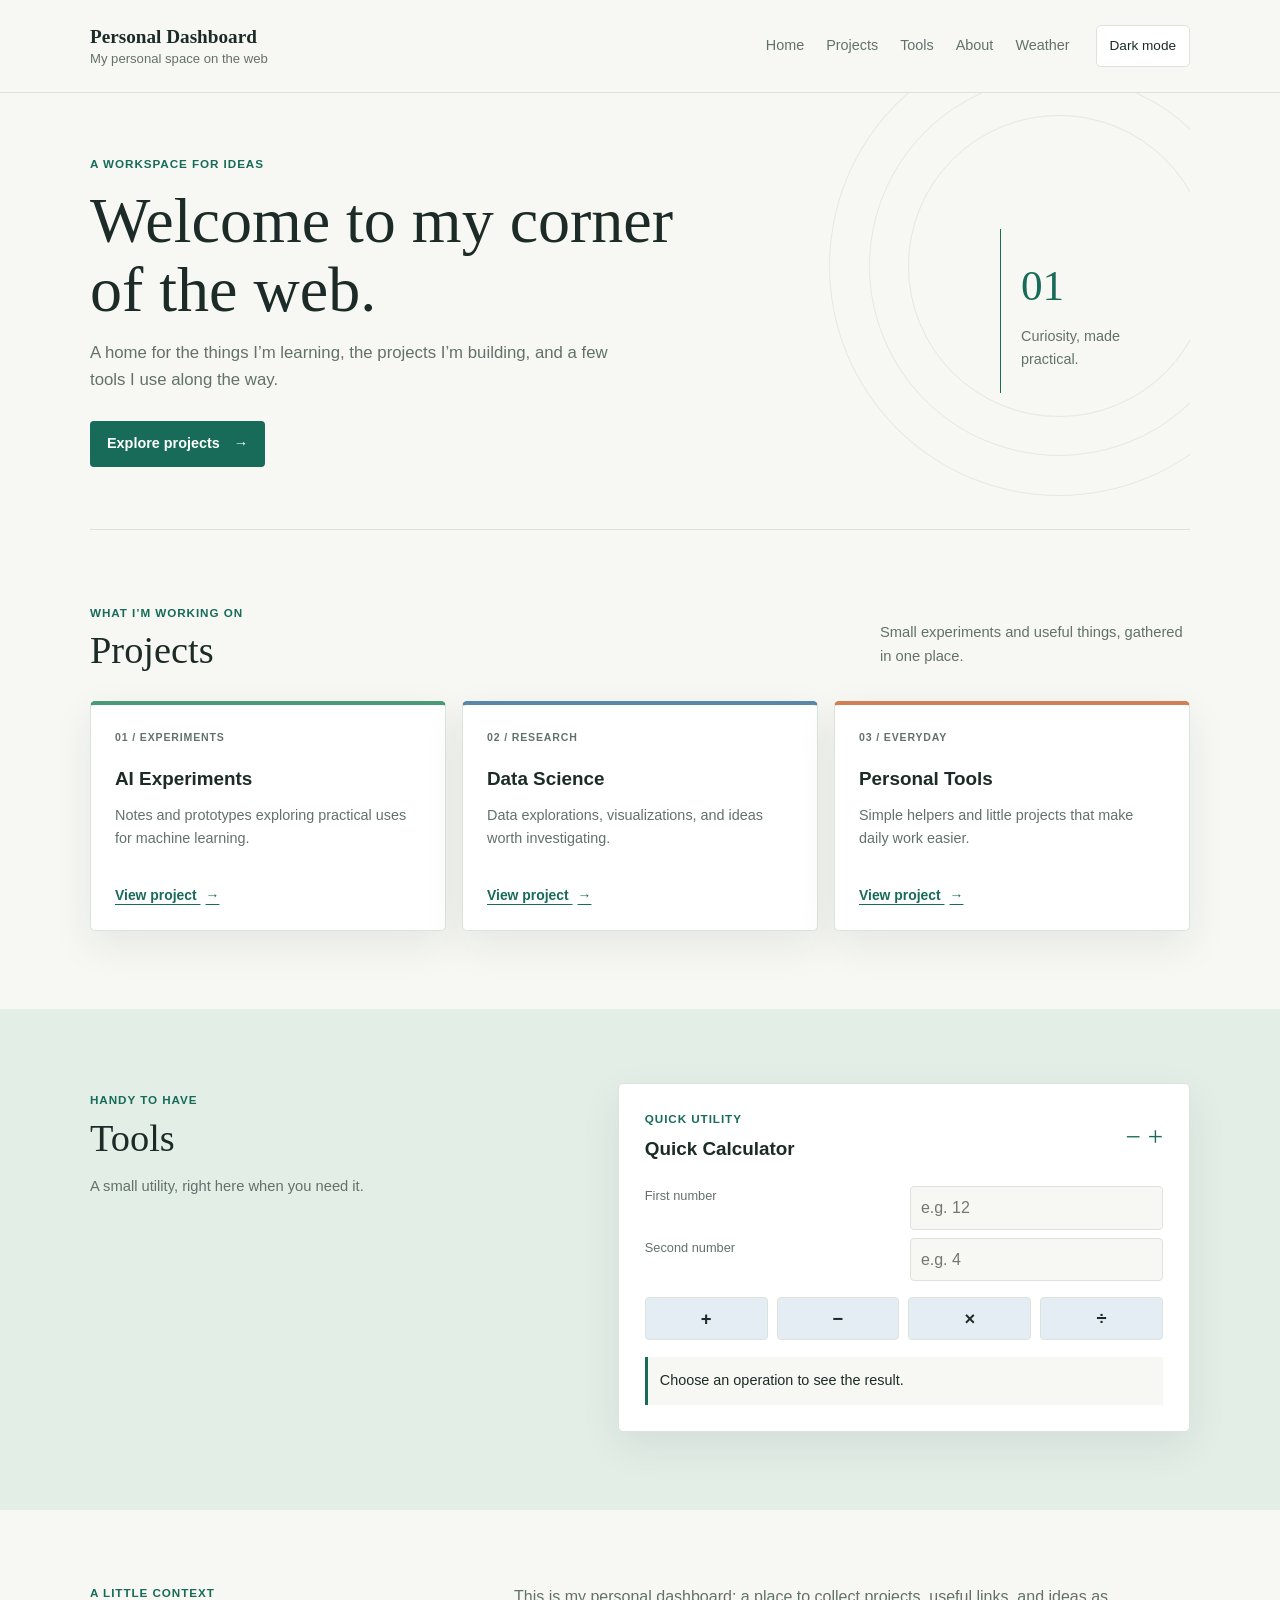
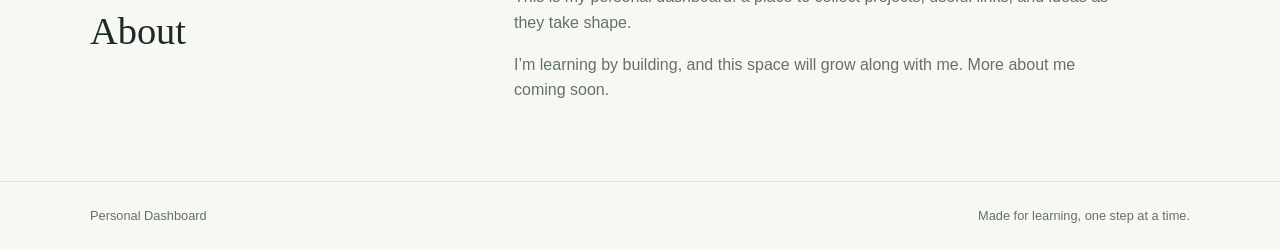
<file: index.html>
<!DOCTYPE html>
<html lang="en">
<head>
    <meta charset="UTF-8">
    <meta name="viewport" content="width=device-width, initial-scale=1.0">
    <meta name="description" content="A personal space for projects, useful tools, and notes.">
    <title>Personal Dashboard</title>
    <link rel="stylesheet" href="style.css">
    <script src="script.js" defer></script>
</head>
<body>
    <header class="site-header">
        <div class="header-inner">
            <a class="brand" href="#home" aria-label="Personal Dashboard home">
                <span class="brand-title">Personal Dashboard</span>
                <span class="brand-subtitle">My personal space on the web</span>
            </a>

            <div class="header-actions">
                <nav class="site-nav" aria-label="Main navigation">
                    <a href="#home">Home</a>
                    <a href="#projects">Projects</a>
                    <a href="#tools">Tools</a>
                    <a href="#about">About</a>
                    <a href="weather.html">Weather</a>
                </nav>
                <button class="theme-toggle" id="theme-toggle" type="button" aria-pressed="false">
                    Dark mode
                </button>
            </div>
        </div>
    </header>

    <main>
        <section class="hero section-wrap" id="home" aria-labelledby="welcome-title">
            <div class="hero-copy">
                <p class="eyebrow">A workspace for ideas</p>
                <h1 id="welcome-title">Welcome to my corner of the web.</h1>
                <p class="hero-description">
                    A home for the things I’m learning, the projects I’m building, and a few tools I use along the way.
                </p>
                <a class="button button-primary" href="#projects">Explore projects <span aria-hidden="true">&#8594;</span></a>
            </div>
            <div class="hero-note" aria-label="Dashboard note">
                <span class="note-mark" aria-hidden="true">01</span>
                <p>Curiosity, made practical.</p>
            </div>
        </section>

        <section class="content-section section-wrap" id="projects" aria-labelledby="projects-title">
            <div class="section-heading">
                <div>
                    <p class="eyebrow">What I’m working on</p>
                    <h2 id="projects-title">Projects</h2>
                </div>
                <p class="section-intro">Small experiments and useful things, gathered in one place.</p>
            </div>

            <div class="project-grid">
                <article class="project-card project-card-green">
                    <span class="project-number">01 / EXPERIMENTS</span>
                    <h3>AI Experiments</h3>
                    <p>Notes and prototypes exploring practical uses for machine learning.</p>
                    <a class="text-link" href="#projects" aria-label="View AI Experiments project">View project <span aria-hidden="true">&#8594;</span></a>
                </article>
                <article class="project-card project-card-blue">
                    <span class="project-number">02 / RESEARCH</span>
                    <h3>Data Science</h3>
                    <p>Data explorations, visualizations, and ideas worth investigating.</p>
                    <a class="text-link" href="#projects" aria-label="View Data Science project">View project <span aria-hidden="true">&#8594;</span></a>
                </article>
                <article class="project-card project-card-peach">
                    <span class="project-number">03 / EVERYDAY</span>
                    <h3>Personal Tools</h3>
                    <p>Simple helpers and little projects that make daily work easier.</p>
                    <a class="text-link" href="#projects" aria-label="View Personal Tools project">View project <span aria-hidden="true">&#8594;</span></a>
                </article>
            </div>
        </section>

        <section class="content-section tools-section" id="tools" aria-labelledby="tools-title">
            <div class="section-wrap tools-layout">
                <div class="section-heading tools-heading">
                    <div>
                        <p class="eyebrow">Handy to have</p>
                        <h2 id="tools-title">Tools</h2>
                    </div>
                    <p class="section-intro">A small utility, right here when you need it.</p>
                </div>

                <div class="calculator" aria-labelledby="calculator-title">
                    <div class="calculator-heading">
                        <div>
                            <p class="eyebrow">Quick utility</p>
                            <h3 id="calculator-title">Quick Calculator</h3>
                        </div>
                        <span class="calculator-symbol" aria-hidden="true">&#8722; +</span>
                    </div>
                    <div class="calculator-inputs">
                        <label for="first-number">First number</label>
                        <input id="first-number" type="number" step="any" inputmode="decimal" placeholder="e.g. 12">
                        <label for="second-number">Second number</label>
                        <input id="second-number" type="number" step="any" inputmode="decimal" placeholder="e.g. 4">
                    </div>
                    <div class="operation-buttons" aria-label="Calculator operations">
                        <button type="button" data-operation="add" aria-label="Add">+</button>
                        <button type="button" data-operation="subtract" aria-label="Subtract">&#8722;</button>
                        <button type="button" data-operation="multiply" aria-label="Multiply">&times;</button>
                        <button type="button" data-operation="divide" aria-label="Divide">&divide;</button>
                    </div>
                    <p class="calculator-result" id="calculator-result" aria-live="polite">Choose an operation to see the result.</p>
                </div>
            </div>
        </section>

        <section class="content-section section-wrap about-section" id="about" aria-labelledby="about-title">
            <div class="about-label">
                <p class="eyebrow">A little context</p>
                <h2 id="about-title">About</h2>
            </div>
            <div class="about-copy">
                <p>This is my personal dashboard: a place to collect projects, useful links, and ideas as they take shape.</p>
                <p>I’m learning by building, and this space will grow along with me. More about me coming soon.</p>
            </div>
        </section>
    </main>

    <footer class="site-footer">
        <div class="section-wrap footer-inner">
            <span>Personal Dashboard</span>
            <span>Made for learning, one step at a time.</span>
        </div>
    </footer>
</body>
</html>
</file>
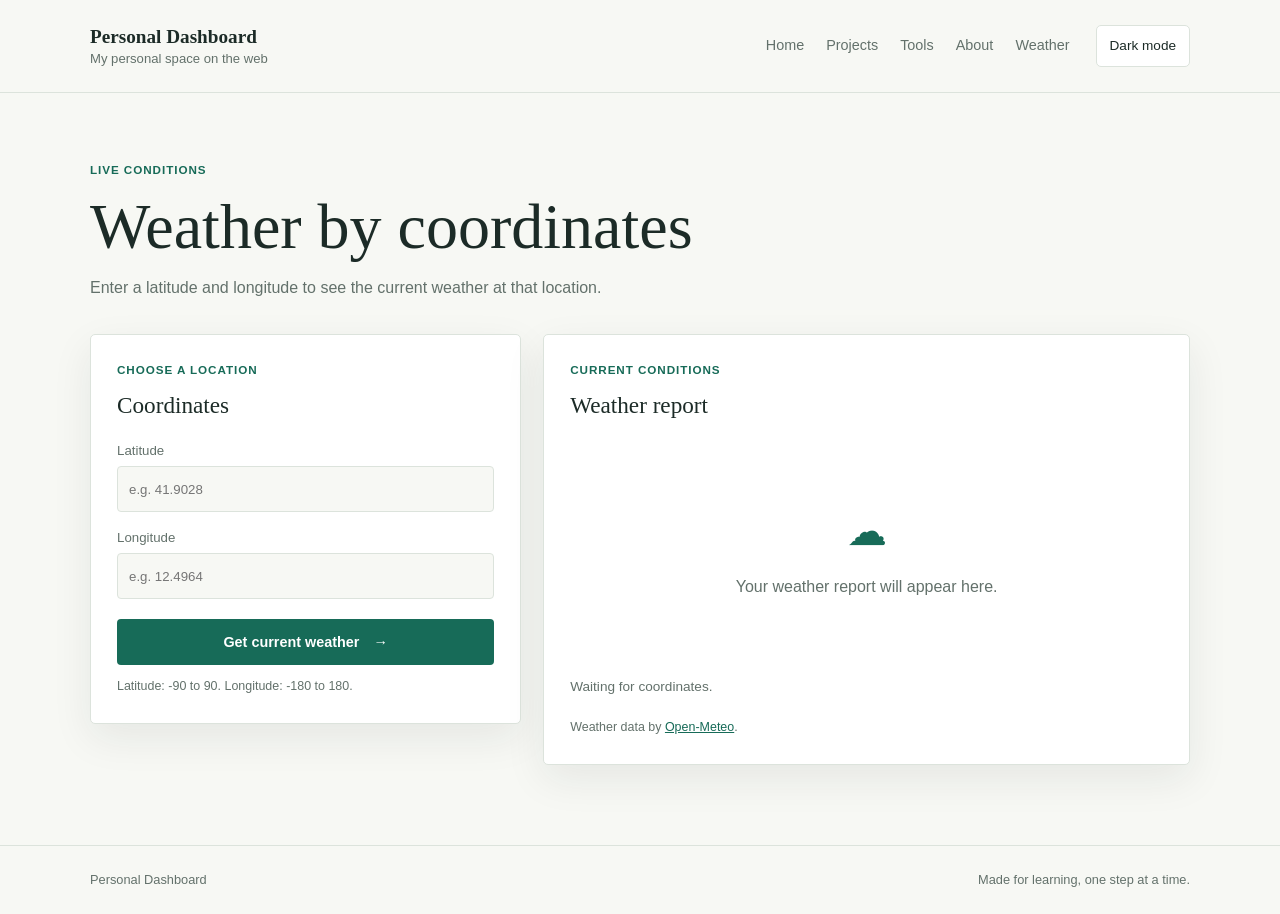
<file: weather.html>
<!DOCTYPE html>
<html lang="en">
<head>
    <meta charset="UTF-8">
    <meta name="viewport" content="width=device-width, initial-scale=1.0">
    <meta name="description" content="Check current weather for geographic coordinates.">
    <title>Current Weather | Personal Dashboard</title>
    <link rel="stylesheet" href="style.css">
    <script src="script.js" defer></script>
</head>
<body>
    <header class="site-header">
        <div class="header-inner">
            <a class="brand" href="index.html#home" aria-label="Personal Dashboard home">
                <span class="brand-title">Personal Dashboard</span>
                <span class="brand-subtitle">My personal space on the web</span>
            </a>

            <div class="header-actions">
                <nav class="site-nav" aria-label="Main navigation">
                    <a href="index.html#home">Home</a>
                    <a href="index.html#projects">Projects</a>
                    <a href="index.html#tools">Tools</a>
                    <a href="index.html#about">About</a>
                    <a href="weather.html" aria-current="page">Weather</a>
                </nav>
                <button class="theme-toggle" id="theme-toggle" type="button" aria-pressed="false">
                    Dark mode
                </button>
            </div>
        </div>
    </header>

    <main class="weather-main section-wrap">
        <div class="weather-intro">
            <p class="eyebrow">Live conditions</p>
            <h1>Weather by coordinates</h1>
            <p>Enter a latitude and longitude to see the current weather at that location.</p>
        </div>

        <div class="weather-layout">
            <section class="weather-form-panel" aria-labelledby="coordinate-title">
                <p class="eyebrow">Choose a location</p>
                <h2 id="coordinate-title">Coordinates</h2>
                <form id="weather-form">
                    <div class="coordinate-fields">
                        <label for="latitude">
                            Latitude
                            <input id="latitude" name="latitude" type="number" min="-90" max="90" step="any" placeholder="e.g. 41.9028" required>
                        </label>
                        <label for="longitude">
                            Longitude
                            <input id="longitude" name="longitude" type="number" min="-180" max="180" step="any" placeholder="e.g. 12.4964" required>
                        </label>
                    </div>
                    <button class="button button-primary weather-submit" type="submit">Get current weather <span aria-hidden="true">&#8594;</span></button>
                    <p class="weather-hint">Latitude: -90 to 90. Longitude: -180 to 180.</p>
                </form>
            </section>

            <section class="weather-panel" aria-labelledby="weather-panel-title">
                <p class="eyebrow">Current conditions</p>
                <h2 id="weather-panel-title">Weather report</h2>
                <div class="weather-empty" id="weather-empty">
                    <span class="weather-empty-mark" aria-hidden="true">&#9729;</span>
                    <p>Your weather report will appear here.</p>
                </div>
                <div class="weather-result" id="weather-result" aria-live="polite" hidden>
                    <div class="weather-result-heading">
                        <div>
                            <h3 id="weather-location"></h3>
                            <p id="weather-time"></p>
                        </div>
                        <strong class="weather-temperature" id="weather-temperature"></strong>
                    </div>
                    <p class="weather-condition" id="weather-description"></p>
                    <dl class="weather-details">
                        <div>
                            <dt>Feels like</dt>
                            <dd id="weather-feels-like"></dd>
                        </div>
                        <div>
                            <dt>Humidity</dt>
                            <dd id="weather-humidity"></dd>
                        </div>
                        <div>
                            <dt>Wind</dt>
                            <dd id="weather-wind"></dd>
                        </div>
                        <div>
                            <dt>Precipitation</dt>
                            <dd id="weather-precipitation"></dd>
                        </div>
                    </dl>
                </div>
                <p class="weather-status" id="weather-status" role="status">Waiting for coordinates.</p>
                <p class="weather-attribution">Weather data by <a href="https://open-meteo.com/" target="_blank" rel="noreferrer">Open-Meteo</a>.</p>
            </section>
        </div>
    </main>

    <footer class="site-footer">
        <div class="section-wrap footer-inner">
            <span>Personal Dashboard</span>
            <span>Made for learning, one step at a time.</span>
        </div>
    </footer>
</body>
</html>
</file>
<file: style.css>
:root {
    color-scheme: light;
    --page: #f7f8f4;
    --surface: #ffffff;
    --ink: #1c2b27;
    --muted: #63716b;
    --line: #dce3dc;
    --accent: #176b58;
    --accent-strong: #105644;
    --soft-green: #e3eee7;
    --soft-blue: #e4edf3;
    --soft-peach: #f5e9dd;
    --shadow: 0 14px 40px rgba(28, 43, 39, 0.08);
}

[data-theme="dark"] {
    color-scheme: dark;
    --page: #18221f;
    --surface: #222f2a;
    --ink: #edf2ed;
    --muted: #b1beb6;
    --line: #3b4a43;
    --accent: #82d3b5;
    --accent-strong: #a1e5c9;
    --soft-green: #2b4036;
    --soft-blue: #2b3d46;
    --soft-peach: #483a31;
    --shadow: 0 14px 40px rgba(0, 0, 0, 0.2);
}

* {
    box-sizing: border-box;
}

html {
    scroll-behavior: smooth;
}

body {
    margin: 0;
    background: var(--page);
    color: var(--ink);
    font-family: "Trebuchet MS", "Segoe UI", sans-serif;
    line-height: 1.6;
    transition: background-color 180ms ease, color 180ms ease;
}

a {
    color: inherit;
}

button,
input {
    font: inherit;
}

button:focus-visible,
a:focus-visible,
input:focus-visible {
    outline: 3px solid #e28d57;
    outline-offset: 3px;
}

.section-wrap,
.header-inner {
    width: min(1100px, calc(100% - 48px));
    margin: 0 auto;
}

.site-header {
    border-bottom: 1px solid var(--line);
    background: var(--page);
}

.header-inner,
.header-actions,
.site-nav,
.footer-inner {
    display: flex;
    align-items: center;
}

.header-inner {
    min-height: 92px;
    justify-content: space-between;
    gap: 24px;
}

.brand {
    display: grid;
    text-decoration: none;
    line-height: 1.3;
}

.brand-title {
    font-family: Georgia, "Times New Roman", serif;
    font-size: 1.2rem;
    font-weight: 700;
}

.brand-subtitle {
    color: var(--muted);
    font-size: 0.82rem;
}

.header-actions {
    gap: 26px;
}

.site-nav {
    gap: 22px;
}

.site-nav a {
    color: var(--muted);
    font-size: 0.9rem;
    text-decoration: none;
}

.site-nav a:hover,
.site-nav a:focus-visible {
    color: var(--accent);
}

.theme-toggle {
    padding: 9px 13px;
    border: 1px solid var(--line);
    border-radius: 5px;
    background: var(--surface);
    color: var(--ink);
    cursor: pointer;
    font-size: 0.85rem;
}

.theme-toggle:hover {
    border-color: var(--accent);
}

.hero {
    position: relative;
    display: flex;
    min-height: 400px;
    align-items: center;
    justify-content: space-between;
    gap: 48px;
    overflow: hidden;
    padding-top: 62px;
    padding-bottom: 62px;
    border-bottom: 1px solid var(--line);
}

.hero::after {
    position: absolute;
    z-index: -1;
    top: 22px;
    right: -20px;
    width: 300px;
    height: 300px;
    border: 1px solid var(--line);
    border-radius: 50%;
    box-shadow: 0 0 0 38px var(--page), 0 0 0 39px var(--line), 0 0 0 78px var(--page), 0 0 0 79px var(--line);
    content: "";
    opacity: 0.7;
}

.hero-copy {
    max-width: 660px;
}

.eyebrow,
.project-number {
    margin: 0 0 12px;
    color: var(--accent);
    font-size: 0.73rem;
    font-weight: 700;
    letter-spacing: 0.08em;
    text-transform: uppercase;
}

h1,
h2,
h3,
p {
    margin-top: 0;
}

h1,
h2,
.about-label h2 {
    font-family: Georgia, "Times New Roman", serif;
    font-weight: 500;
}

h1 {
    max-width: 650px;
    margin-bottom: 16px;
    font-size: clamp(2.6rem, 5vw, 4.4rem);
    line-height: 1.08;
}

.hero-description {
    max-width: 540px;
    margin-bottom: 27px;
    color: var(--muted);
    font-size: 1.05rem;
}

.button {
    display: inline-flex;
    min-height: 46px;
    align-items: center;
    gap: 14px;
    padding: 0 17px;
    border-radius: 4px;
    font-size: 0.9rem;
    font-weight: 700;
    text-decoration: none;
}

.button-primary {
    background: var(--accent);
    color: #fff;
}

[data-theme="dark"] .button-primary {
    color: #18221f;
}

.button-primary:hover {
    background: var(--accent-strong);
}

.hero-note {
    width: 190px;
    flex: 0 0 auto;
    padding: 22px 0 22px 20px;
    border-left: 1px solid var(--accent);
}

.note-mark {
    color: var(--accent);
    font-family: Georgia, "Times New Roman", serif;
    font-size: 2.7rem;
}

.hero-note p {
    max-width: 130px;
    margin: 5px 0 0;
    color: var(--muted);
    font-size: 0.9rem;
}

.content-section {
    padding-top: 74px;
    padding-bottom: 78px;
}

.section-heading {
    display: flex;
    align-items: end;
    justify-content: space-between;
    gap: 24px;
    margin-bottom: 28px;
}

.section-heading .eyebrow,
.about-label .eyebrow,
.calculator-heading .eyebrow {
    margin-bottom: 5px;
}

h2 {
    margin-bottom: 0;
    font-size: 2.4rem;
    line-height: 1.2;
}

.section-intro {
    max-width: 310px;
    margin-bottom: 5px;
    color: var(--muted);
    font-size: 0.92rem;
}

.project-grid {
    display: grid;
    grid-template-columns: repeat(3, minmax(0, 1fr));
    gap: 16px;
}

.project-card {
    display: flex;
    min-height: 230px;
    flex-direction: column;
    align-items: flex-start;
    padding: 24px;
    border: 1px solid var(--line);
    border-radius: 5px;
    background: var(--surface);
    box-shadow: var(--shadow);
}

.project-card-green {
    border-top: 4px solid #4b9a77;
}

.project-card-blue {
    border-top: 4px solid #5589a5;
}

.project-card-peach {
    border-top: 4px solid #cf8054;
}

.project-number {
    margin-bottom: 18px;
    color: var(--muted);
    font-size: 0.66rem;
}

.project-card h3,
.calculator h3 {
    margin-bottom: 9px;
    font-size: 1.18rem;
}

.project-card p {
    margin-bottom: 22px;
    color: var(--muted);
    font-size: 0.9rem;
}

.text-link {
    margin-top: auto;
    color: var(--accent);
    font-size: 0.87rem;
    font-weight: 700;
    text-decoration-thickness: 1px;
    text-underline-offset: 4px;
}

.text-link span {
    margin-left: 5px;
}

.tools-section {
    background: var(--soft-green);
}

.tools-layout {
    display: grid;
    grid-template-columns: minmax(0, 0.8fr) minmax(360px, 1fr);
    align-items: start;
    gap: 70px;
}

.tools-heading {
    display: block;
    margin: 8px 0 0;
}

.tools-heading .section-intro {
    margin-top: 14px;
}

.calculator {
    padding: 26px;
    border: 1px solid var(--line);
    border-radius: 5px;
    background: var(--surface);
    box-shadow: var(--shadow);
}

.calculator-heading {
    display: flex;
    align-items: center;
    justify-content: space-between;
    margin-bottom: 22px;
}

.calculator-heading h3 {
    margin-bottom: 0;
}

.calculator-symbol {
    color: var(--accent);
    font-family: Georgia, "Times New Roman", serif;
    font-size: 1.7rem;
}

.calculator-inputs {
    display: grid;
    grid-template-columns: 1fr 1fr;
    gap: 8px 12px;
}

.calculator-inputs label {
    color: var(--muted);
    font-size: 0.8rem;
}

.calculator-inputs input {
    width: 100%;
    min-width: 0;
    min-height: 43px;
    padding: 8px 10px;
    border: 1px solid var(--line);
    border-radius: 4px;
    background: var(--page);
    color: var(--ink);
}

.operation-buttons {
    display: grid;
    grid-template-columns: repeat(4, 1fr);
    gap: 9px;
    margin-top: 16px;
}

.operation-buttons button {
    min-height: 43px;
    border: 1px solid var(--line);
    border-radius: 4px;
    background: var(--soft-blue);
    color: var(--ink);
    cursor: pointer;
    font-size: 1.15rem;
    font-weight: 700;
}

.operation-buttons button:hover {
    border-color: var(--accent);
    color: var(--accent);
}

.calculator-result {
    min-height: 48px;
    margin: 17px 0 0;
    padding: 12px;
    border-left: 3px solid var(--accent);
    background: var(--page);
    font-size: 0.9rem;
    overflow-wrap: anywhere;
}

.about-section {
    display: grid;
    grid-template-columns: 0.7fr 1.3fr;
    gap: 60px;
}

.about-copy {
    max-width: 600px;
    color: var(--muted);
}

.about-copy p:last-child {
    margin-bottom: 0;
}

.site-footer {
    border-top: 1px solid var(--line);
}

.footer-inner {
    min-height: 68px;
    justify-content: space-between;
    gap: 20px;
    color: var(--muted);
    font-size: 0.8rem;
}

.weather-main {
    min-height: calc(100vh - 161px);
    padding-top: 68px;
    padding-bottom: 80px;
}

.weather-intro {
    max-width: 650px;
    margin-bottom: 34px;
}

.weather-intro h1 {
    margin-bottom: 14px;
}

.weather-intro > p:last-child {
    max-width: 540px;
    color: var(--muted);
}

.weather-layout {
    display: grid;
    grid-template-columns: minmax(260px, 0.8fr) minmax(0, 1.2fr);
    align-items: start;
    gap: 22px;
}

.weather-form-panel,
.weather-panel {
    min-height: 310px;
    padding: 26px;
    border: 1px solid var(--line);
    border-radius: 5px;
    background: var(--surface);
    box-shadow: var(--shadow);
}

.weather-form-panel h2,
.weather-panel h2 {
    margin-bottom: 20px;
    font-size: 1.45rem;
}

.coordinate-fields {
    display: grid;
    gap: 15px;
}

.coordinate-fields label {
    color: var(--muted);
    font-size: 0.83rem;
}

.coordinate-fields input {
    width: 100%;
    min-height: 46px;
    margin-top: 5px;
    padding: 9px 11px;
    border: 1px solid var(--line);
    border-radius: 4px;
    background: var(--page);
    color: var(--ink);
}

.weather-submit {
    width: 100%;
    justify-content: center;
    margin-top: 20px;
    border: 0;
    cursor: pointer;
}

.weather-submit:disabled {
    cursor: wait;
    opacity: 0.7;
}

.weather-hint {
    margin: 12px 0 0;
    color: var(--muted);
    font-size: 0.78rem;
}

.weather-panel {
    display: flex;
    flex-direction: column;
}

.weather-empty {
    display: grid;
    flex: 1;
    place-content: center;
    min-height: 220px;
    color: var(--muted);
    text-align: center;
}

.weather-empty[hidden],
.weather-result[hidden] {
    display: none;
}

.weather-empty-mark {
    margin-bottom: 10px;
    color: var(--accent);
    font-family: Georgia, "Times New Roman", serif;
    font-size: 2.5rem;
}

.weather-empty p {
    margin: 0;
}

.weather-result-heading {
    display: flex;
    align-items: flex-start;
    justify-content: space-between;
    gap: 20px;
    margin-bottom: 22px;
}

.weather-result-heading h3 {
    margin: 0 0 5px;
    color: var(--muted);
    font-size: 1rem;
    font-weight: 500;
}

.weather-result-heading p {
    margin: 0;
    color: var(--muted);
    font-size: 0.8rem;
}

.weather-temperature {
    color: var(--accent);
    font-family: Georgia, "Times New Roman", serif;
    font-size: 3.3rem;
    line-height: 1;
    white-space: nowrap;
}

.weather-condition {
    margin-bottom: 4px;
    font-size: 1.12rem;
    font-weight: 700;
}

.weather-time {
    margin-bottom: 0;
    color: var(--muted);
    font-size: 0.8rem;
}

.weather-details {
    display: grid;
    grid-template-columns: repeat(2, minmax(0, 1fr));
    margin: auto 0 0;
    border-top: 1px solid var(--line);
}

.weather-details div {
    padding: 15px 8px 0 0;
}

.weather-details dt {
    color: var(--muted);
    font-size: 0.75rem;
}

.weather-details dd {
    margin: 3px 0 0;
    font-size: 0.95rem;
    font-weight: 700;
}

.weather-status {
    min-height: 24px;
    margin: 16px 0 0;
    color: var(--muted);
    font-size: 0.85rem;
}

.weather-attribution {
    margin: 18px 0 0;
    color: var(--muted);
    font-size: 0.78rem;
}

.weather-attribution a {
    color: var(--accent);
}

@media (max-width: 760px) {
    .header-inner {
        align-items: flex-start;
        flex-direction: column;
        padding-top: 18px;
        padding-bottom: 16px;
    }

    .header-actions {
        width: 100%;
        justify-content: space-between;
        gap: 12px;
    }

    .site-nav {
        flex-wrap: wrap;
        gap: 10px 18px;
    }

    .hero {
        min-height: 350px;
        gap: 20px;
    }

    .hero-note {
        display: none;
    }

    .project-grid {
        grid-template-columns: 1fr;
    }

    .project-card {
        min-height: 195px;
    }

    .tools-layout {
        grid-template-columns: 1fr;
        gap: 25px;
    }

    .tools-heading {
        margin-top: 0;
    }

    .about-section {
        grid-template-columns: 1fr;
        gap: 20px;
    }

    .weather-layout {
        grid-template-columns: 1fr;
    }
}

@media (max-width: 480px) {
    .section-wrap,
    .header-inner {
        width: min(100% - 32px, 1100px);
    }

    .header-actions {
        align-items: flex-start;
        flex-direction: column;
    }

    .hero {
        min-height: 0;
        padding-top: 68px;
        padding-bottom: 68px;
    }

    h1 {
        font-size: 2.8rem;
    }

    .section-heading {
        align-items: flex-start;
        flex-direction: column;
        gap: 10px;
    }

    .content-section {
        padding-top: 56px;
        padding-bottom: 58px;
    }

    .calculator {
        padding: 19px;
    }

    .weather-main {
        padding-top: 48px;
        padding-bottom: 58px;
    }

    .weather-form-panel,
    .weather-panel {
        min-height: 0;
        padding: 20px;
    }

    .weather-panel {
        min-height: 290px;
    }

    .weather-result-heading {
        gap: 8px;
    }

    .weather-temperature {
        font-size: 2.8rem;
    }

    .footer-inner {
        align-items: flex-start;
        flex-direction: column;
        justify-content: center;
        gap: 2px;
        padding-top: 14px;
        padding-bottom: 14px;
    }
}

@media (prefers-reduced-motion: reduce) {
    html {
        scroll-behavior: auto;
    }

    *,
    *::before,
    *::after {
        transition-duration: 0.01ms !important;
    }
}
</file>
